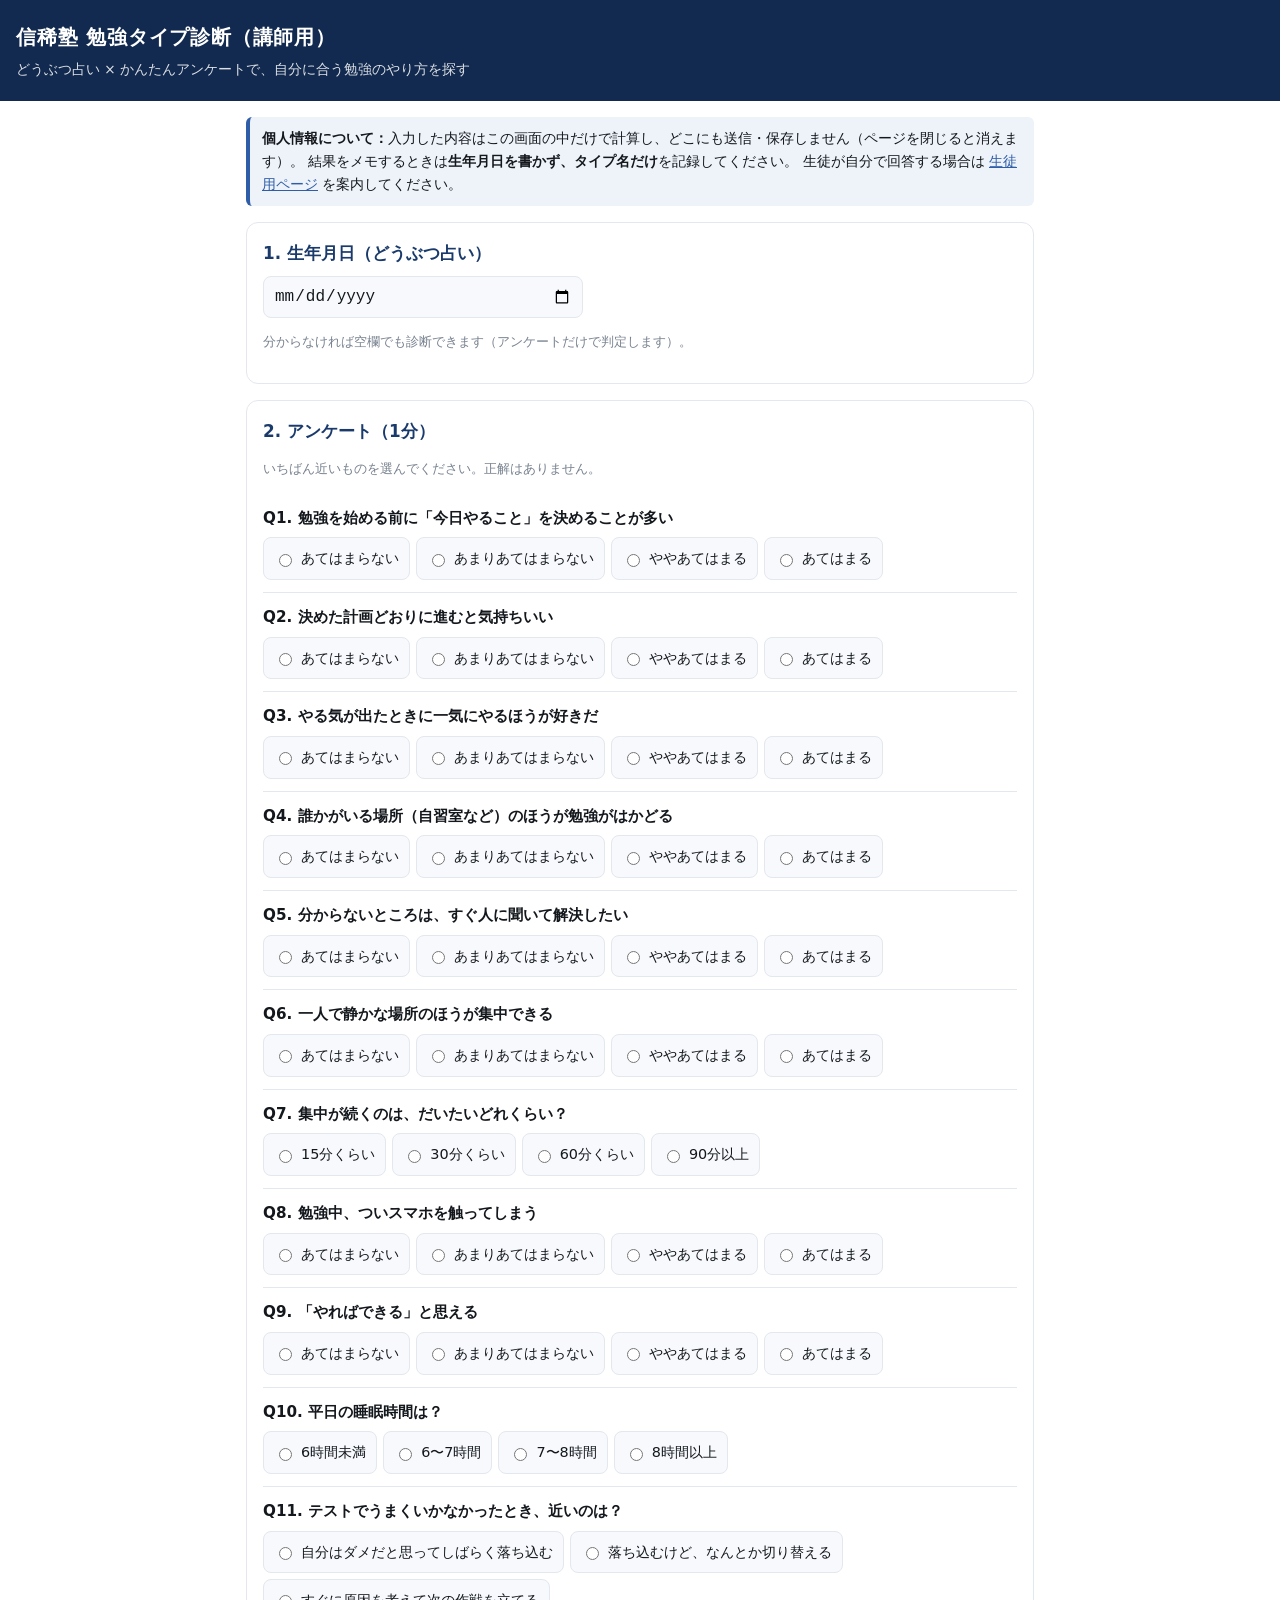
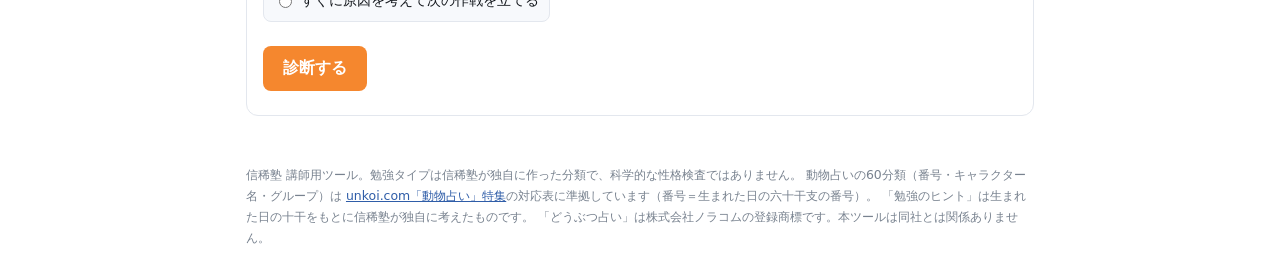
<file: index.html>
<!doctype html>
<html lang="ja">
<head>
<meta charset="utf-8">
<meta name="viewport" content="width=device-width, initial-scale=1">
<meta name="robots" content="noindex, nofollow">
<title>信稀塾 勉強タイプ診断</title>
<meta name="description" content="どうぶつ占いと簡単なアンケートから、信稀塾オリジナルの勉強タイプと、合いそうな習慣・声かけの仮説を出す講師用ツール。入力はブラウザ内だけで計算し、送信・保存しません。">
<link rel="stylesheet" href="style.css">
</head>
<body>
<header>
  <h1>信稀塾 勉強タイプ診断（講師用）</h1>
  <p>どうぶつ占い × かんたんアンケートで、自分に合う勉強のやり方を探す</p>
</header>
<main>
  <div class="privacy">
    <strong>個人情報について：</strong>入力した内容はこの画面の中だけで計算し、どこにも送信・保存しません（ページを閉じると消えます）。
    結果をメモするときは<strong>生年月日を書かず、タイプ名だけ</strong>を記録してください。
    生徒が自分で回答する場合は <a href="student.html">生徒用ページ</a> を案内してください。
  </div>

  <section class="card">
    <h2>1. 生年月日（どうぶつ占い）</h2>
    <input type="date" id="birth" min="1990-01-01" max="2020-12-31" aria-label="生年月日">
    <p class="note">分からなければ空欄でも診断できます（アンケートだけで判定します）。</p>
  </section>

  <section class="card">
    <h2>2. アンケート（1分）</h2>
    <p class="note">いちばん近いものを選んでください。正解はありません。</p>
    <div id="questions"></div>
    <div><button id="run" type="button">診断する</button></div>
    <div id="err" class="err" role="alert"></div>
  </section>

  <div id="result" class="hidden">
    <section class="card">
      <h2>3. 勉強タイプ</h2>
      <div class="typebox">
        <div class="note">信稀塾オリジナル</div>
        <div class="name" id="typeName"></div>
        <div class="catch" id="typeCatch"></div>
      </div>
      <div style="margin-top:12px">
        <div class="axis"><span>勢い型</span><div class="track"><div class="dot" id="dotA"></div></div><span>計画型</span></div>
        <div class="axis"><span>ひとり型</span><div class="track"><div class="dot" id="dotB"></div></div><span>仲間型</span></div>
      </div>
      <p class="note" id="animalLine"></p>
    </section>

    <section class="card">
      <h2>4. 合いそうな勉強のやり方（仮説）</h2>
      <div id="advice"></div>
      <p class="note">すべて仮説です。体験・定期面談で実際に試し、合ったものだけを個別勉強マニュアルに残してください。</p>
    </section>

    <section class="card">
      <h2>5. 個別勉強マニュアルに貼る用</h2>
      <p class="note">生年月日は含まれていません。Notion の「個別勉強マニュアル」の「1. 自分のタイプと勉強スタイル」に貼り付けてください。</p>
      <textarea id="copyText" readonly aria-label="コピー用テキスト"></textarea>
      <div><button id="copy" class="sub" type="button">コピー</button> <span id="copied" class="note"></span></div>
    </section>
  </div>
</main>
<footer>
  信稀塾 講師用ツール。勉強タイプは信稀塾が独自に作った分類で、科学的な性格検査ではありません。
  動物占いの60分類（番号・キャラクター名・グループ）は <a href="https://unkoi.com/special/animal/" target="_blank" rel="noopener noreferrer">unkoi.com「動物占い」特集</a>の対応表に準拠しています（番号＝生まれた日の六十干支の番号）。
  「勉強のヒント」は生まれた日の十干をもとに信稀塾が独自に考えたものです。
  「どうぶつ占い」は株式会社ノラコムの登録商標です。本ツールは同社とは関係ありません。
</footer>
<script src="core.js"></script>
<script src="ui.js"></script>
<script>
SinkiUI.init({
  render: function (r, esc) {
    var t = r.type, an = r.an;
    document.getElementById('animalLine').innerHTML = an
      ? '動物占い：No.' + an.no + '「' + esc(an.chara) + '」（' + esc(an.kanshi) + '・' + esc(an.group) + '）。アンケートの結果に少しだけ反映しています。' +
        ' <a href="' + an.url + '" target="_blank" rel="noopener noreferrer">' + esc(an.animal) + 'の詳しい解説（unkoi.com）</a>'
      : '生年月日が未入力のため、アンケートだけで判定しました。';

    var li = function (xs) { return '<ul>' + xs.map(function (x) { return '<li>' + esc(x) + '</li>'; }).join('') + '</ul>'; };
    var html = '<h3>' + esc(t.name) + 'の進め方</h3>' + li(t.how);
    html += '<h3>つまずきやすいところ</h3>' + li([t.trap]);
    html += '<h3>習慣（信稀塾の中心①）</h3>' + li(r.habit);
    html += '<h3>メンタル（信稀塾の中心②）</h3>' + li(r.mental);
    if (an) html += '<h3>「' + esc(an.chara) + '」の勉強のヒント</h3>' + li([an.stem.study]);
    html += '<h3>講師の声かけ</h3>' + li(an ? [t.talk, an.animal + '：' + an.talk] : [t.talk]);
    document.getElementById('advice').innerHTML = html;

    var c = ['【勉強タイプ診断（仮説）】※生年月日は記録しない',
      '・タイプ：' + t.name + '（' + t.catch + '）'];
    if (an) { c.push('・動物占い：No.' + an.no + '「' + an.chara + '」（' + an.animal + '・' + an.group + '）'); c.push('・勉強のヒント：' + an.stem.study); }
    c.push('・進め方：' + t.how.join('／'));
    c.push('・つまずきやすいところ：' + t.trap);
    c.push('・習慣：'); r.habit.forEach(function (x) { c.push('　- ' + x); });
    c.push('・メンタル：'); r.mental.forEach(function (x) { c.push('　- ' + x); });
    c.push('・声かけ：' + t.talk + (an ? '／' + an.talk : ''));
    c.push('・本人の反応（当たってる／違う）：');
    c.push('・試して合ったやり方：');
    return c.join('\n');
  }
});
</script>
</body>
</html>
</file>
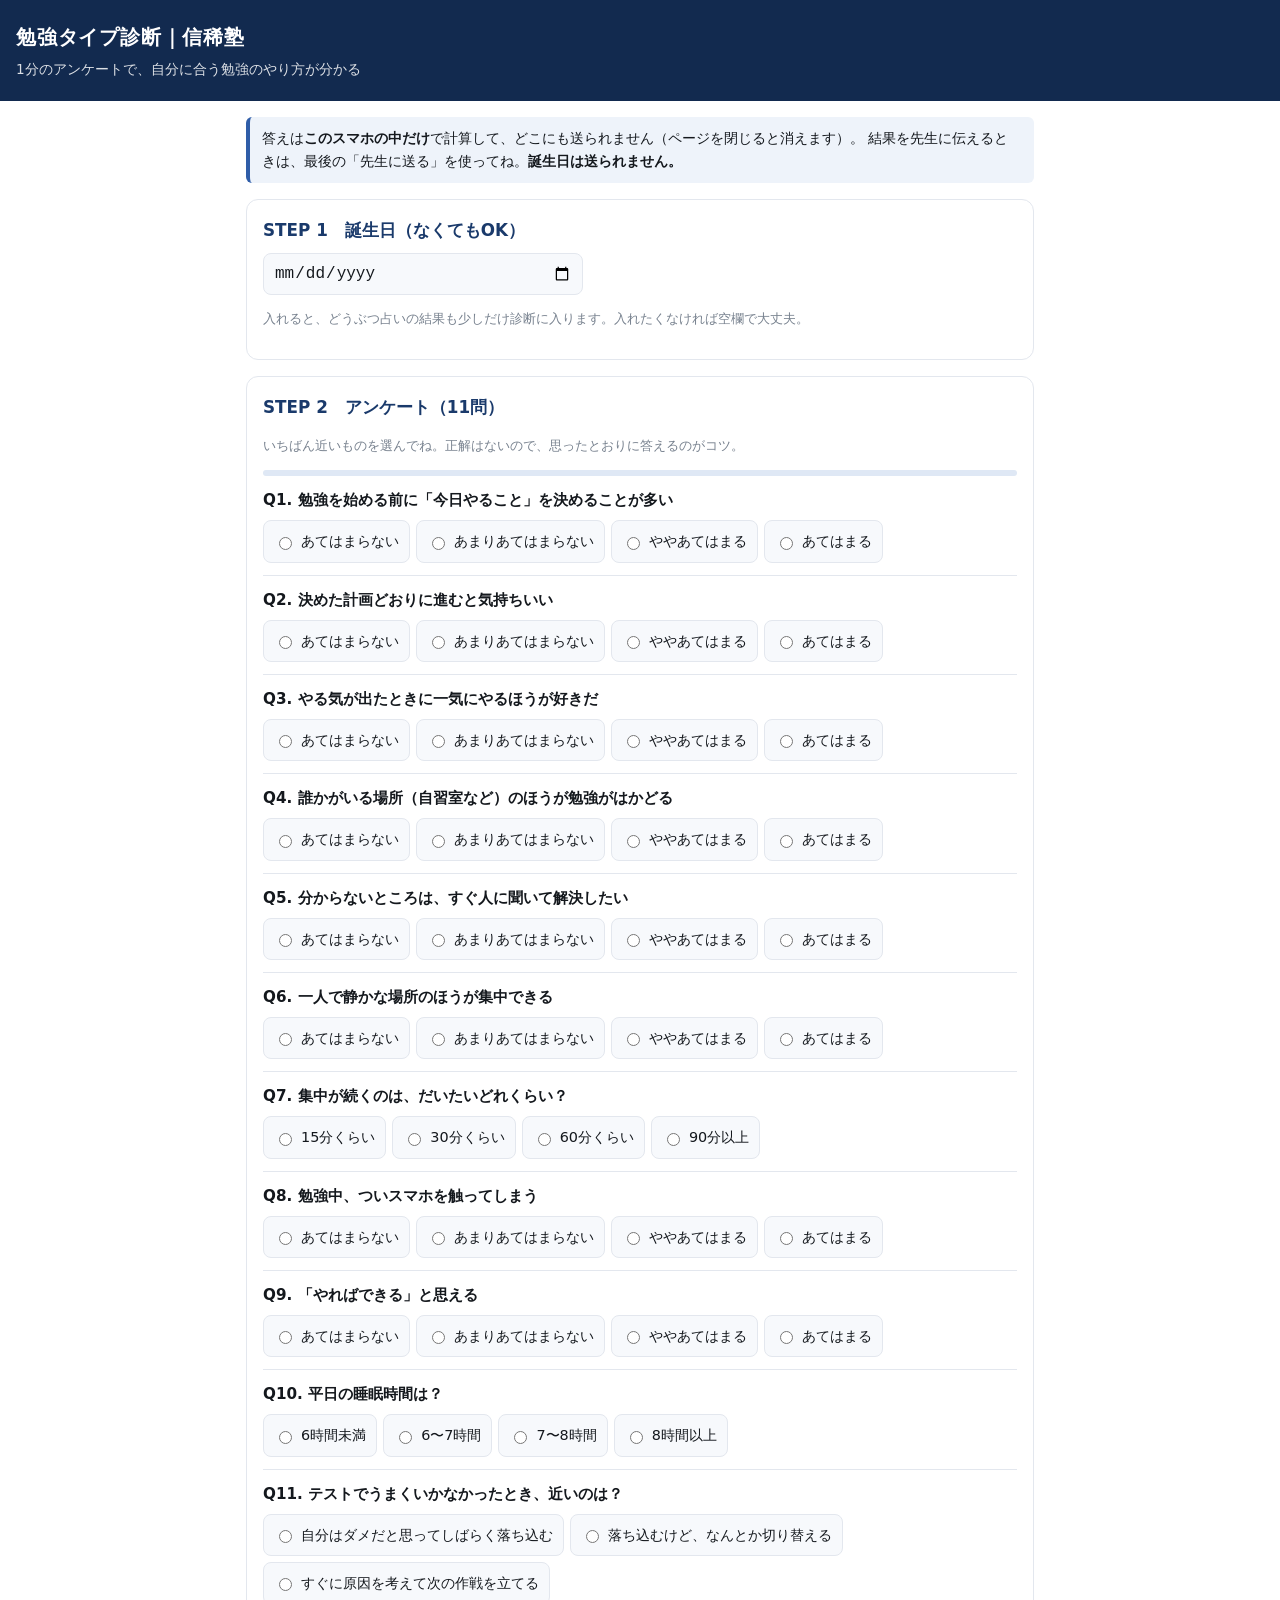
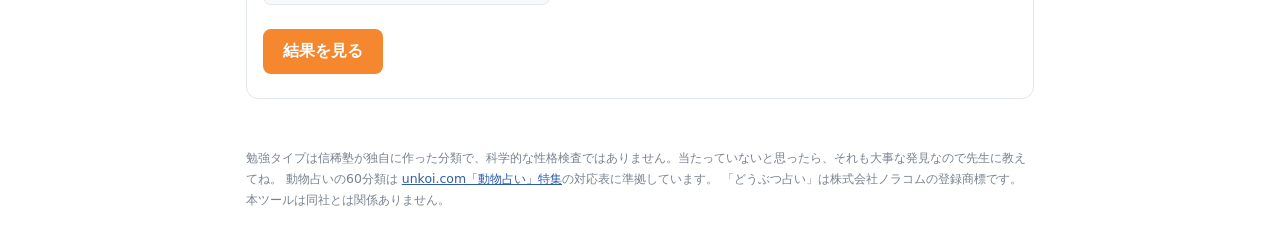
<file: student.html>
<!doctype html>
<html lang="ja">
<head>
<meta charset="utf-8">
<meta name="viewport" content="width=device-width, initial-scale=1">
<meta name="robots" content="noindex, nofollow">
<title>勉強タイプ診断｜信稀塾</title>
<meta name="description" content="1分のアンケートで、自分に合う勉強のやり方が分かる信稀塾の勉強タイプ診断。答えはスマホの中だけで計算し、送信・保存しません。">
<link rel="stylesheet" href="style.css">
</head>
<body>
<header>
  <h1>勉強タイプ診断｜信稀塾</h1>
  <p>1分のアンケートで、自分に合う勉強のやり方が分かる</p>
</header>
<main>
  <div class="privacy">
    答えは<strong>このスマホの中だけ</strong>で計算して、どこにも送られません（ページを閉じると消えます）。
    結果を先生に伝えるときは、最後の「先生に送る」を使ってね。<strong>誕生日は送られません。</strong>
  </div>

  <section class="card">
    <h2>STEP 1　誕生日（なくてもOK）</h2>
    <input type="date" id="birth" min="1990-01-01" max="2020-12-31" aria-label="誕生日">
    <p class="note">入れると、どうぶつ占いの結果も少しだけ診断に入ります。入れたくなければ空欄で大丈夫。</p>
  </section>

  <section class="card">
    <h2>STEP 2　アンケート（11問）</h2>
    <p class="note">いちばん近いものを選んでね。正解はないので、思ったとおりに答えるのがコツ。</p>
    <div class="progress" aria-hidden="true"><div id="progressBar"></div></div>
    <div id="questions"></div>
    <div><button id="run" type="button">結果を見る</button></div>
    <div id="err" class="err" role="alert"></div>
  </section>

  <div id="result" class="hidden">
    <section class="card">
      <h2>あなたの勉強タイプは…</h2>
      <div class="typebox">
        <div class="name" id="typeName"></div>
        <div class="catch" id="typeCatch"></div>
      </div>
      <div style="margin-top:12px">
        <div class="axis"><span>勢い型</span><div class="track"><div class="dot" id="dotA"></div></div><span>計画型</span></div>
        <div class="axis"><span>ひとり型</span><div class="track"><div class="dot" id="dotB"></div></div><span>仲間型</span></div>
      </div>
      <p class="note" id="animalLine"></p>
    </section>

    <section class="card">
      <h2>あなたに合いそうなやり方</h2>
      <div id="advice"></div>
      <p class="note">これは「合いそうなやり方」の予想です。体験や面談で実際に試して、合うものを先生と一緒に見つけていこう。</p>
    </section>

    <section class="card">
      <h2>先生に送る</h2>
      <p class="note">「コピー」を押して、信稀塾の LINE に貼りつけて送ってね。誕生日は入っていません。</p>
      <textarea id="copyText" readonly aria-label="先生に送る内容"></textarea>
      <div><button id="copy" class="sub" type="button">コピー</button> <span id="copied" class="note"></span></div>
    </section>
  </div>
</main>
<footer>
  勉強タイプは信稀塾が独自に作った分類で、科学的な性格検査ではありません。当たっていないと思ったら、それも大事な発見なので先生に教えてね。
  動物占いの60分類は <a href="https://unkoi.com/special/animal/" target="_blank" rel="noopener noreferrer">unkoi.com「動物占い」特集</a>の対応表に準拠しています。
  「どうぶつ占い」は株式会社ノラコムの登録商標です。本ツールは同社とは関係ありません。
</footer>
<script src="core.js"></script>
<script src="ui.js"></script>
<script>
SinkiUI.init({
  missingText: 'まだ答えていない質問があるよ：',
  render: function (r, esc) {
    var t = r.type, an = r.an, a = r.answers;
    document.getElementById('animalLine').innerHTML = an
      ? 'どうぶつ占い：No.' + an.no + '「' + esc(an.chara) + '」 <a href="' + an.url + '" target="_blank" rel="noopener noreferrer">' + esc(an.animal) + 'について読む（unkoi.com）</a>'
      : '';

    var mind = [
      a.eff <= 1 ? '「できた」を少しずつ増やしていこう。最初は小さすぎるくらいの目標でOK。'
                 : '「やればできる」と思えるのは強み。少し背伸びした目標にも挑戦してみよう。',
      ['睡眠が少なめ。勉強時間を増やす前に、寝る時間をそろえるのがおすすめ。',
       'テスト前に睡眠を削りすぎないように気をつけよう。',
       '睡眠はばっちり。このリズムを守ろう。',
       '睡眠はばっちり。このリズムを守ろう。'][a.sleep],
      ['うまくいかなかったときは「何が分かった？」と自分に聞いてみよう。先生と一緒に練習していこう。',
       '気持ちを切り替えられるのは強み。「次はこうする」をメモしておくと、もっと強くなる。',
       'すぐに次の作戦を立てられるのはすごい。できたことにも目を向けてあげよう。'][a.fail]
    ];
    var li = function (xs) { return '<ul>' + xs.map(function (x) { return '<li>' + esc(x) + '</li>'; }).join('') + '</ul>'; };
    var html = '<h3>おすすめの進め方</h3>' + li(t.how);
    html += '<h3>気をつけたいこと</h3>' + li([t.trap]);
    html += '<h3>今日からできること</h3>' + li(r.habit);
    html += '<h3>心のコンディション</h3>' + li(mind);
    if (an) html += '<h3>どうぶつ占いからのヒント</h3>' + li([an.stem.study]);
    document.getElementById('advice').innerHTML = html;

    var L = SinkiCore.answerLabel;
    var c = ['【勉強タイプ診断の結果】',
      'タイプ：' + t.name];
    if (an) c.push('どうぶつ占い：No.' + an.no + '「' + an.chara + '」');
    c.push('集中が続く時間：' + L('focus', a.focus));
    c.push('勉強中にスマホを触る：' + L('phone', a.phone));
    c.push('「やればできる」と思える：' + L('eff', a.eff));
    c.push('平日の睡眠時間：' + L('sleep', a.sleep));
    c.push('うまくいかなかったとき：' + L('fail', a.fail));
    c.push('当たってると思ったところ：');
    c.push('違うと思ったところ：');
    return c.join('\n');
  }
});
</script>
</body>
</html>
</file>
<file: style.css>
:root{
  --navy:#1a3a6b;--navy-deep:#122a4f;--blue:#2f5da8;--blue-300:#8fabd4;--blue-100:#dfe8f5;--tint:#eef3fa;
  --ink:#14181d;--ink-2:#4a5563;--ink-3:#78828f;--line:#e3e7ee;--soft:#f7f9fc;--accent:#f5872e;
  --bg:#ffffff;--card:#ffffff;--card-2:var(--soft);
}
@media (prefers-color-scheme: dark){
  :root:not([data-theme="light"]){
    --ink:#e8edf4;--ink-2:#b5c0cf;--ink-3:#8a96a6;--line:#2a3445;--soft:#151c27;--tint:#16223a;--blue-100:#1c2c49;
    --bg:#0d131c;--card:#121a26;--card-2:#151c27;--navy:#8fabd4;--blue:#8fabd4;
  }
}
*{box-sizing:border-box}
body{margin:0;background:var(--bg);color:var(--ink);font-family:"Hiragino Kaku Gothic ProN","Yu Gothic UI","Meiryo",system-ui,sans-serif;line-height:1.7}
header{background:var(--navy-deep);color:#fff;padding:20px 16px}
header h1{margin:0;font-size:1.25rem;letter-spacing:.04em}
header p{margin:4px 0 0;font-size:.85rem;opacity:.85}
main{max-width:820px;margin:0 auto;padding:16px}
a{color:var(--blue)}
.card{background:var(--card);border:1px solid var(--line);border-radius:12px;padding:16px;margin:16px 0}
.card h2{margin:0 0 8px;font-size:1.05rem;color:var(--navy)}
.card h3{margin:14px 0 4px;font-size:.98rem}
.note{font-size:.82rem;color:var(--ink-3)}
.privacy{background:var(--tint);border-left:4px solid var(--blue);padding:10px 12px;border-radius:6px;font-size:.85rem}
.qbox{padding:12px 0;border-bottom:1px solid var(--line)}
.qbox:last-child{border-bottom:0}
.qtext{font-weight:600;display:block;margin-bottom:6px;font-size:.95rem}
.opts{display:flex;flex-wrap:wrap;gap:6px}
.opts label{display:flex;align-items:center;gap:6px;border:1px solid var(--line);border-radius:8px;padding:8px 10px;font-size:.9rem;cursor:pointer;background:var(--card-2)}
.opts label:has(input:checked){border-color:var(--blue);background:var(--blue-100)}
.opts input{accent-color:var(--blue)}
input[type=date]{width:100%;max-width:320px;padding:10px;border:1px solid var(--line);border-radius:8px;font-size:1rem;background:var(--card-2);color:var(--ink)}
button{background:var(--accent);color:#fff;border:0;border-radius:8px;padding:12px 20px;font-size:1rem;font-weight:700;cursor:pointer;margin-top:12px}
button.sub{background:var(--blue)}
button:focus-visible,input:focus-visible{outline:3px solid var(--blue-300);outline-offset:2px}
.typebox{background:var(--tint);border-radius:12px;padding:16px;text-align:center}
.typebox .name{font-size:1.7rem;font-weight:800;color:var(--navy);margin:2px 0}
.typebox .catch{font-size:.95rem;color:var(--ink-2)}
.axis{display:grid;grid-template-columns:5.5em 1fr 5.5em;gap:8px;align-items:center;font-size:.82rem;margin:8px 0}
.axis .track{position:relative;height:10px;background:var(--blue-100);border-radius:5px}
.axis .dot{position:absolute;top:-4px;width:18px;height:18px;border-radius:50%;background:var(--accent);transform:translateX(-50%)}
.axis span:last-child{text-align:right}
ul{padding-left:1.2em;margin:6px 0}
.hidden{display:none}
textarea{width:100%;min-height:220px;padding:10px;border:1px solid var(--line);border-radius:8px;font-size:.85rem;background:var(--card-2);color:var(--ink);font-family:inherit}
.err{color:#c0392b;font-size:.88rem;margin-top:8px}
.progress{height:6px;background:var(--blue-100);border-radius:3px;margin:8px 0 0}
.progress div{height:6px;background:var(--accent);border-radius:3px;width:0;transition:width .2s}
footer{max-width:820px;margin:0 auto;padding:16px;font-size:.78rem;color:var(--ink-3)}
</file>
